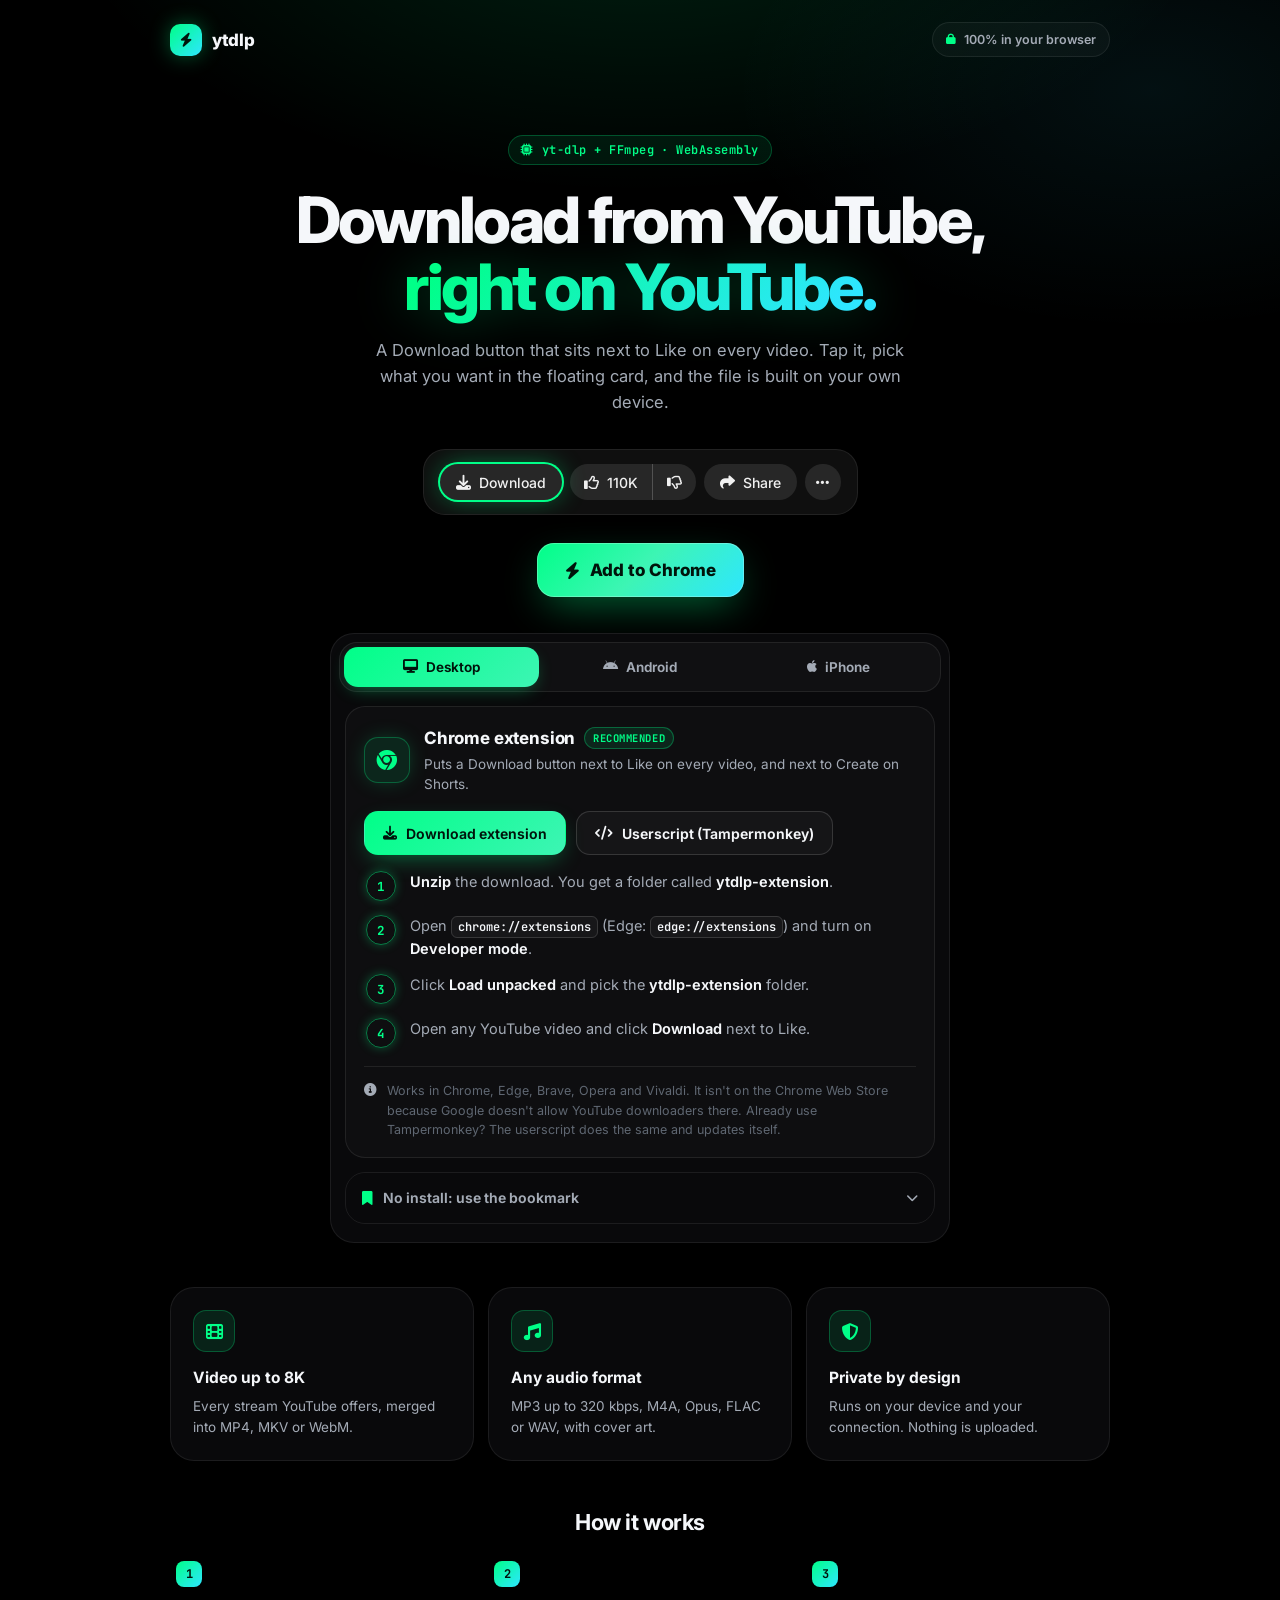
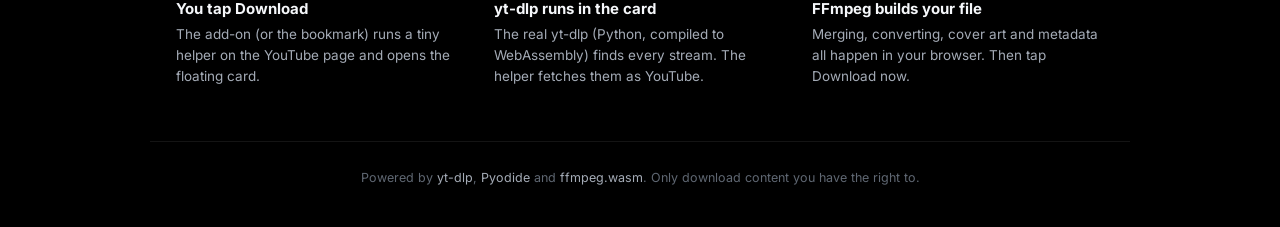
<file: index.html>
<!doctype html>
<html lang="en">
<head>
<meta charset="utf-8">
<meta name="viewport" content="width=device-width, initial-scale=1, viewport-fit=cover">
<meta name="theme-color" content="#000000">
<meta name="color-scheme" content="dark">
<meta name="description" content="A Download button right on YouTube. Real yt-dlp and FFmpeg running in your browser.">
<title>ytdlp</title>
<link rel="icon" href="data:image/svg+xml,%3Csvg xmlns='http://www.w3.org/2000/svg' viewBox='0 0 32 32'%3E%3Cdefs%3E%3ClinearGradient id='g' x1='0' y1='0' x2='1' y2='1'%3E%3Cstop offset='0' stop-color='%2300ff88'/%3E%3Cstop offset='1' stop-color='%232ee6ff'/%3E%3C/linearGradient%3E%3C/defs%3E%3Crect width='32' height='32' rx='9' fill='url(%23g)'/%3E%3Cpath d='M18 5 9 18h6l-2 9 10-14h-6z' fill='%2300140b'/%3E%3C/svg%3E">
<link rel="preconnect" href="https://fonts.googleapis.com">
<link rel="preconnect" href="https://fonts.gstatic.com" crossorigin>
<link rel="stylesheet" href="https://fonts.googleapis.com/css2?family=Inter:wght@400;500;600;700;800&family=JetBrains+Mono:wght@500;600&display=swap">
<link rel="stylesheet" href="https://cdnjs.cloudflare.com/ajax/libs/font-awesome/6.5.2/css/all.min.css">
<link rel="stylesheet" href="css/app.css">
</head>
<body>
<div class="glow-bg"></div>

<nav class="nav">
  <div class="brand"><span class="mark"><i class="fa-solid fa-bolt"></i></span>ytdlp</div>
  <span class="nav-pill"><i class="fa-solid fa-lock"></i> 100% in your browser</span>
</nav>

<main>
  <section class="hero">
    <div class="eyebrow"><i class="fa-solid fa-microchip"></i> yt-dlp + FFmpeg · WebAssembly</div>
    <h1>Download from YouTube,<br><span class="grad">right on YouTube.</span></h1>
    <p class="lead">A Download button that sits next to Like on every video. Tap it, pick what you want in the floating card, and the file is built on your own device.</p>

    <div class="yt-demo" aria-hidden="true">
      <span class="yt-pill dl"><i class="fa-solid fa-download"></i> Download</span>
      <span class="yt-pill seg"><span><i class="fa-regular fa-thumbs-up"></i> 110K</span><span><i class="fa-regular fa-thumbs-down"></i></span></span>
      <span class="yt-pill"><i class="fa-solid fa-share"></i> Share</span>
      <span class="yt-pill ic"><i class="fa-solid fa-ellipsis"></i></span>
    </div>

    <a class="cta" id="cta" href="#get"><i class="fa-solid fa-bolt"></i> <span>Get the button</span></a>
  </section>

  <section class="panel glass" id="get">
    <div class="tabs" role="tablist" id="platformTabs">
      <button role="tab" data-p="desktop"><i class="fa-solid fa-desktop"></i> <span>Desktop</span></button>
      <button role="tab" data-p="android"><i class="fa-brands fa-android"></i> <span>Android</span></button>
      <button role="tab" data-p="ios"><i class="fa-brands fa-apple"></i> <span>iPhone</span></button>
    </div>
    <div id="methods"></div>
  </section>

  <section class="features">
    <div class="feat glass"><i class="fa-solid fa-film"></i><b>Video up to 8K</b><span>Every stream YouTube offers, merged into MP4, MKV or WebM.</span></div>
    <div class="feat glass"><i class="fa-solid fa-music"></i><b>Any audio format</b><span>MP3 up to 320 kbps, M4A, Opus, FLAC or WAV, with cover art.</span></div>
    <div class="feat glass"><i class="fa-solid fa-shield-halved"></i><b>Private by design</b><span>Runs on your device and your connection. Nothing is uploaded.</span></div>
  </section>

  <section class="how">
    <h2>How it works</h2>
    <div class="how-grid">
      <div><span class="n">1</span><b>You tap Download</b><p>The add-on (or the bookmark) runs a tiny helper on the YouTube page and opens the floating card.</p></div>
      <div><span class="n">2</span><b>yt-dlp runs in the card</b><p>The real yt-dlp (Python, compiled to WebAssembly) finds every stream. The helper fetches them as YouTube.</p></div>
      <div><span class="n">3</span><b>FFmpeg builds your file</b><p>Merging, converting, cover art and metadata all happen in your browser. Then tap Download now.</p></div>
    </div>
  </section>
</main>

<footer>
  Powered by <a href="https://github.com/yt-dlp/yt-dlp" target="_blank" rel="noopener">yt-dlp</a>, <a href="https://pyodide.org" target="_blank" rel="noopener">Pyodide</a> and <a href="https://github.com/ffmpegwasm/ffmpeg.wasm" target="_blank" rel="noopener">ffmpeg.wasm</a>.
  Only download content you have the right to.
</footer>

<div class="toast" id="toast" hidden></div>
<script type="module" src="js/app.js"></script>
</body>
</html>
</file>
<file: css/app.css>
/* ytdlp landing page */
:root {
  color-scheme: dark;
  --bg: #000;
  --glass: rgba(14, 15, 18, 0.66);
  --line: rgba(255, 255, 255, 0.08);
  --line-2: rgba(255, 255, 255, 0.14);
  --text: #f5f7fa;
  --text-2: #a4abb6;
  --text-3: #5f6772;
  --accent: #00ff88;
  --accent-2: #2ee6ff;
  --accent-glow: rgba(0, 255, 136, 0.45);
  --ease: cubic-bezier(.2, .8, .2, 1);
  --mono: "JetBrains Mono", ui-monospace, Consolas, monospace;
}
* { box-sizing: border-box; margin: 0; padding: 0; }
html, body { background: var(--bg); }
body { color: var(--text); font: 400 15px/1.55 "Inter", -apple-system, "Segoe UI", Roboto, sans-serif; -webkit-font-smoothing: antialiased; min-height: 100vh; overflow-x: hidden; }
[hidden] { display: none !important; }
a { color: var(--accent); text-decoration: none; }
a:hover { text-decoration: underline; }
button { font: inherit; color: inherit; background: none; border: 0; cursor: pointer; }

.glow-bg { position: fixed; inset: 0; pointer-events: none; z-index: 0;
  background: radial-gradient(900px 480px at 50% -120px, rgba(0, 255, 136, .14), transparent 65%), radial-gradient(700px 400px at 90% 10%, rgba(46, 230, 255, .07), transparent 60%); }
.nav, main, footer { position: relative; z-index: 1; }

.glass { background: var(--glass); border: 1px solid var(--line); border-radius: 24px; backdrop-filter: blur(20px); -webkit-backdrop-filter: blur(20px); }

/* Nav */
.nav { max-width: 980px; margin: 0 auto; padding: 22px 20px; display: flex; align-items: center; }
.brand { display: flex; align-items: center; gap: 10px; font-weight: 800; font-size: 17px; letter-spacing: -.02em; }
.mark { width: 32px; height: 32px; border-radius: 10px; display: grid; place-items: center; color: #00140b; font-size: 14px; background: linear-gradient(135deg, var(--accent), var(--accent-2)); box-shadow: 0 0 22px -2px var(--accent-glow); }
.nav-pill { margin-left: auto; display: inline-flex; align-items: center; gap: 8px; font-size: 12.5px; font-weight: 600; color: var(--text-2); padding: 7px 13px; border-radius: 99px; border: 1px solid var(--line); background: rgba(255, 255, 255, .03); }
.nav-pill i { color: var(--accent); font-size: 11px; }

main { max-width: 980px; margin: 0 auto; padding: 0 20px; }

/* Hero */
.hero { text-align: center; padding: 56px 0 36px; }
.eyebrow { display: inline-flex; align-items: center; gap: 8px; font: 600 12px var(--mono); letter-spacing: .04em; color: var(--accent); padding: 6px 12px; border-radius: 99px; background: rgba(0, 255, 136, .08); border: 1px solid rgba(0, 255, 136, .25); margin-bottom: 22px; }
h1 { font-size: clamp(34px, 6.4vw, 64px); line-height: 1.04; letter-spacing: -.045em; font-weight: 800; }
.grad { background: linear-gradient(135deg, var(--accent) 10%, var(--accent-2) 90%); -webkit-background-clip: text; background-clip: text; color: transparent; filter: drop-shadow(0 0 24px rgba(0, 255, 136, .25)); }
.lead { max-width: 560px; margin: 18px auto 0; color: var(--text-2); font-size: 16.5px; }

.install { margin-top: 36px; display: flex; flex-direction: column; align-items: center; gap: 14px; }
.bookmark {
  position: relative; display: inline-flex; align-items: center; gap: 10px; height: 58px; padding: 0 30px; border-radius: 18px;
  font-weight: 800; font-size: 19px; letter-spacing: -.01em; color: #00140b; text-decoration: none !important; cursor: grab; user-select: none;
  background: linear-gradient(135deg, var(--accent), #3df5b4 50%, var(--accent-2));
  box-shadow: 0 0 0 1px rgba(255, 255, 255, .25) inset, 0 14px 40px -10px var(--accent-glow), 0 0 60px -20px var(--accent);
  animation: float 3.2s ease-in-out infinite; overflow: hidden;
}
.bookmark::after { content: ""; position: absolute; inset: 0; background: linear-gradient(110deg, transparent 30%, rgba(255, 255, 255, .5) 50%, transparent 70%); transform: translateX(-100%); animation: sheen 3.4s ease-in-out infinite; }
.bookmark:active { cursor: grabbing; }
@keyframes float { 50% { transform: translateY(-4px); } }
@keyframes sheen { 0%, 55% { transform: translateX(-100%); } 100% { transform: translateX(100%); } }
.install-hint { color: var(--text-3); font-size: 13px; display: flex; align-items: center; gap: 7px; }
.install-hint i { color: var(--accent); animation: nudge 1.6s ease-in-out infinite; }
@keyframes nudge { 50% { transform: translateY(-3px); } }

/* Platform panel */
.panel { max-width: 620px; margin: 0 auto; padding: 8px 8px 18px; }
.tabs { display: grid; grid-template-columns: repeat(3, 1fr); gap: 4px; padding: 4px; border-radius: 18px; background: rgba(255, 255, 255, .03); border: 1px solid var(--line); }
.tabs button { height: 40px; border-radius: 14px; font-size: 13.5px; font-weight: 650; color: var(--text-2); display: inline-flex; align-items: center; justify-content: center; gap: 8px; transition: all .2s var(--ease); }
.tabs button:hover { color: var(--text); }
.tabs button[aria-selected="true"] { color: #00140b; background: linear-gradient(135deg, var(--accent), #3df5b4); box-shadow: 0 6px 18px -6px var(--accent-glow); }
.steps { list-style: none; counter-reset: s; padding: 18px 14px 4px; display: flex; flex-direction: column; gap: 14px; }
.steps li { counter-increment: s; display: flex; gap: 14px; align-items: flex-start; color: var(--text-2); font-size: 14.5px; animation: rise .35s var(--ease) both; }
.steps li::before { content: counter(s); flex: none; width: 28px; height: 28px; border-radius: 50%; display: grid; place-items: center; font: 700 12.5px var(--mono); color: var(--accent); border: 1px solid rgba(0, 255, 136, .45); box-shadow: 0 0 12px -2px var(--accent-glow); }
.steps b { color: var(--text); font-weight: 650; }
.steps kbd { font: 600 12px var(--mono); padding: 2px 6px; border-radius: 6px; border: 1px solid var(--line-2); background: rgba(255, 255, 255, .04); color: var(--text); }
@keyframes rise { from { opacity: 0; transform: translateY(6px); } to { opacity: 1; transform: none; } }
.copy { margin: 14px 14px 0; height: 44px; width: calc(100% - 28px); border-radius: 14px; border: 1px solid var(--line-2); background: rgba(255, 255, 255, .03); font-weight: 650; font-size: 14px; color: var(--text); display: flex; align-items: center; justify-content: center; gap: 9px; transition: all .2s var(--ease); }
.copy:hover { border-color: rgba(0, 255, 136, .5); color: var(--accent); }

/* Features */
.features { display: grid; grid-template-columns: repeat(3, 1fr); gap: 14px; margin: 44px 0; }
.feat { padding: 22px; display: flex; flex-direction: column; gap: 6px; transition: transform .25s var(--ease), border-color .25s; }
.feat:hover { transform: translateY(-3px); border-color: rgba(0, 255, 136, .3); }
.feat i { width: 42px; height: 42px; border-radius: 13px; display: grid; place-items: center; font-size: 17px; color: var(--accent); background: rgba(0, 255, 136, .1); box-shadow: inset 0 0 0 1px rgba(0, 255, 136, .25); margin-bottom: 8px; }
.feat b { font-size: 15.5px; }
.feat span { color: var(--text-2); font-size: 13.5px; }

/* How */
.how { margin-bottom: 50px; }
.how h2 { font-size: 22px; letter-spacing: -.02em; margin-bottom: 18px; text-align: center; }
.how-grid { display: grid; grid-template-columns: repeat(3, 1fr); gap: 14px; }
.how-grid > div { padding: 4px 6px; }
.how-grid .n { display: inline-grid; place-items: center; width: 26px; height: 26px; border-radius: 8px; font: 700 12px var(--mono); color: #00140b; background: linear-gradient(135deg, var(--accent), var(--accent-2)); margin-bottom: 10px; }
.how-grid b { display: block; margin-bottom: 4px; }
.how-grid p { color: var(--text-2); font-size: 13.5px; }

footer { text-align: center; color: var(--text-3); font-size: 12.5px; padding: 26px 20px 40px; border-top: 1px solid var(--line); max-width: 980px; margin: 0 auto; }
footer a { color: var(--text-2); }

.toast { position: fixed; left: 50%; bottom: 24px; transform: translateX(-50%); z-index: 50; padding: 12px 18px; border-radius: 14px; font-size: 13.5px; font-weight: 600; background: rgba(14, 15, 18, .92); border: 1px solid rgba(0, 255, 136, .35); box-shadow: 0 0 30px -8px var(--accent-glow), 0 20px 50px rgba(0, 0, 0, .6); backdrop-filter: blur(16px); animation: rise .25s var(--ease); }

/* Hero: a YouTube action row with our button in it */
.yt-demo { margin: 34px auto 0; display: flex; width: fit-content; align-items: center; gap: 8px; padding: 14px 16px; border-radius: 22px; background: #0f0f0f; border: 1px solid var(--line); box-shadow: 0 30px 80px -30px rgba(0, 0, 0, .9); max-width: 100%; overflow: hidden; }
.yt-pill { flex: none; display: inline-flex; align-items: center; gap: 8px; height: 36px; padding: 0 16px; border-radius: 18px; background: rgba(255, 255, 255, .1); color: #f1f1f1; font: 500 14px "Roboto", "Inter", sans-serif; white-space: nowrap; }
.yt-pill i { font-size: 15px; }
.yt-pill.ic { width: 36px; padding: 0; justify-content: center; }
.yt-pill.seg { padding: 0; gap: 0; }
.yt-pill.seg > span { display: inline-flex; align-items: center; gap: 8px; padding: 0 14px; height: 100%; }
.yt-pill.seg > span + span { border-left: 1px solid rgba(255, 255, 255, .2); }
.yt-pill.dl { position: relative; box-shadow: 0 0 0 2px var(--accent), 0 0 26px -2px var(--accent-glow); animation: pulse 2.6s ease-in-out infinite; }
@keyframes pulse { 50% { box-shadow: 0 0 0 2px var(--accent), 0 0 40px 2px var(--accent-glow); } }

.cta { margin-top: 28px; display: inline-flex; align-items: center; gap: 10px; height: 54px; padding: 0 28px; border-radius: 17px; font-weight: 800; font-size: 17px; color: #00140b; text-decoration: none !important;
  background: linear-gradient(135deg, var(--accent), #3df5b4 50%, var(--accent-2)); box-shadow: 0 0 0 1px rgba(255, 255, 255, .25) inset, 0 14px 40px -10px var(--accent-glow); transition: transform .2s var(--ease), box-shadow .2s; }
.cta:hover { transform: translateY(-2px); box-shadow: 0 0 0 1px rgba(255, 255, 255, .25) inset, 0 18px 50px -10px var(--accent-glow); }

/* Install methods */
#get { scroll-margin-top: 20px; }
.method { margin: 14px 6px 0; padding: 18px; border-radius: 20px; background: rgba(255, 255, 255, .025); border: 1px solid var(--line); animation: rise .35s var(--ease) both; }
.method .steps { padding: 16px 2px 2px; }
.m-head { display: flex; gap: 14px; align-items: center; }
.m-ic { flex: none; width: 46px; height: 46px; border-radius: 14px; display: grid; place-items: center; font-size: 20px; color: var(--accent); background: rgba(0, 255, 136, .1); box-shadow: inset 0 0 0 1px rgba(0, 255, 136, .28), 0 0 24px -8px var(--accent-glow); }
.m-title { font-weight: 750; font-size: 17px; letter-spacing: -.01em; display: flex; align-items: center; gap: 9px; flex-wrap: wrap; }
.badge { font: 700 10.5px var(--mono); letter-spacing: .05em; text-transform: uppercase; color: var(--accent); padding: 3px 8px; border-radius: 99px; background: rgba(0, 255, 136, .1); border: 1px solid rgba(0, 255, 136, .3); }
.m-sub { color: var(--text-2); font-size: 13.5px; margin-top: 2px; }
.m-actions { display: flex; flex-wrap: wrap; gap: 10px; margin-top: 16px; }
.btn { display: inline-flex; align-items: center; gap: 9px; height: 44px; padding: 0 18px; border-radius: 14px; font-weight: 650; font-size: 14px; color: var(--text); border: 1px solid var(--line-2); background: rgba(255, 255, 255, .03); text-decoration: none !important; transition: all .2s var(--ease); }
.btn:hover { border-color: rgba(0, 255, 136, .5); color: var(--accent); }
.btn.primary { color: #00140b; border-color: transparent; background: linear-gradient(135deg, var(--accent), #3df5b4); box-shadow: 0 8px 24px -8px var(--accent-glow); }
.btn.primary:hover { color: #00140b; transform: translateY(-1px); box-shadow: 0 10px 30px -6px var(--accent-glow); }
.m-note { display: flex; gap: 10px; margin-top: 16px; padding-top: 14px; border-top: 1px solid var(--line); color: var(--text-3); font-size: 12.5px; }
.m-note i { color: var(--text-2); margin-top: 3px; }
.m-note b { color: var(--text-2); }

details.alt { padding: 0; background: transparent; }
details.alt summary { list-style: none; cursor: pointer; display: flex; align-items: center; gap: 10px; padding: 14px 16px; font-weight: 650; font-size: 14px; color: var(--text-2); }
details.alt summary::-webkit-details-marker { display: none; }
details.alt summary i:first-child { color: var(--accent); }
details.alt summary:hover { color: var(--text); }
details.alt .chev { margin-left: auto; font-size: 12px; transition: transform .25s var(--ease); }
details.alt[open] .chev { transform: rotate(180deg); }
details.alt > :not(summary) { margin-left: 16px; margin-right: 16px; }
details.alt .steps { padding: 4px 0 4px; }
details.alt .copy { width: auto; margin: 14px 16px 16px; }
details.alt[open] { padding-bottom: 14px; }
.drag-row { display: flex; align-items: center; gap: 14px; flex-wrap: wrap; margin-bottom: 12px; }
.drag-row .bookmark { height: 48px; font-size: 17px; padding: 0 24px; border-radius: 15px; }

@media (max-width: 760px) {
  .hero { padding-top: 30px; }
  .features, .how-grid { grid-template-columns: 1fr; }
  .yt-demo { gap: 6px; padding: 10px; }
  .yt-pill { height: 32px; padding: 0 12px; font-size: 13px; }
  .yt-pill:nth-child(n+3) { display: none; }
  .method { margin: 12px 2px 0; padding: 16px; }
}
@media (prefers-reduced-motion: reduce) { *, *::before, *::after { animation: none !important; transition: none !important; } }
</file>
